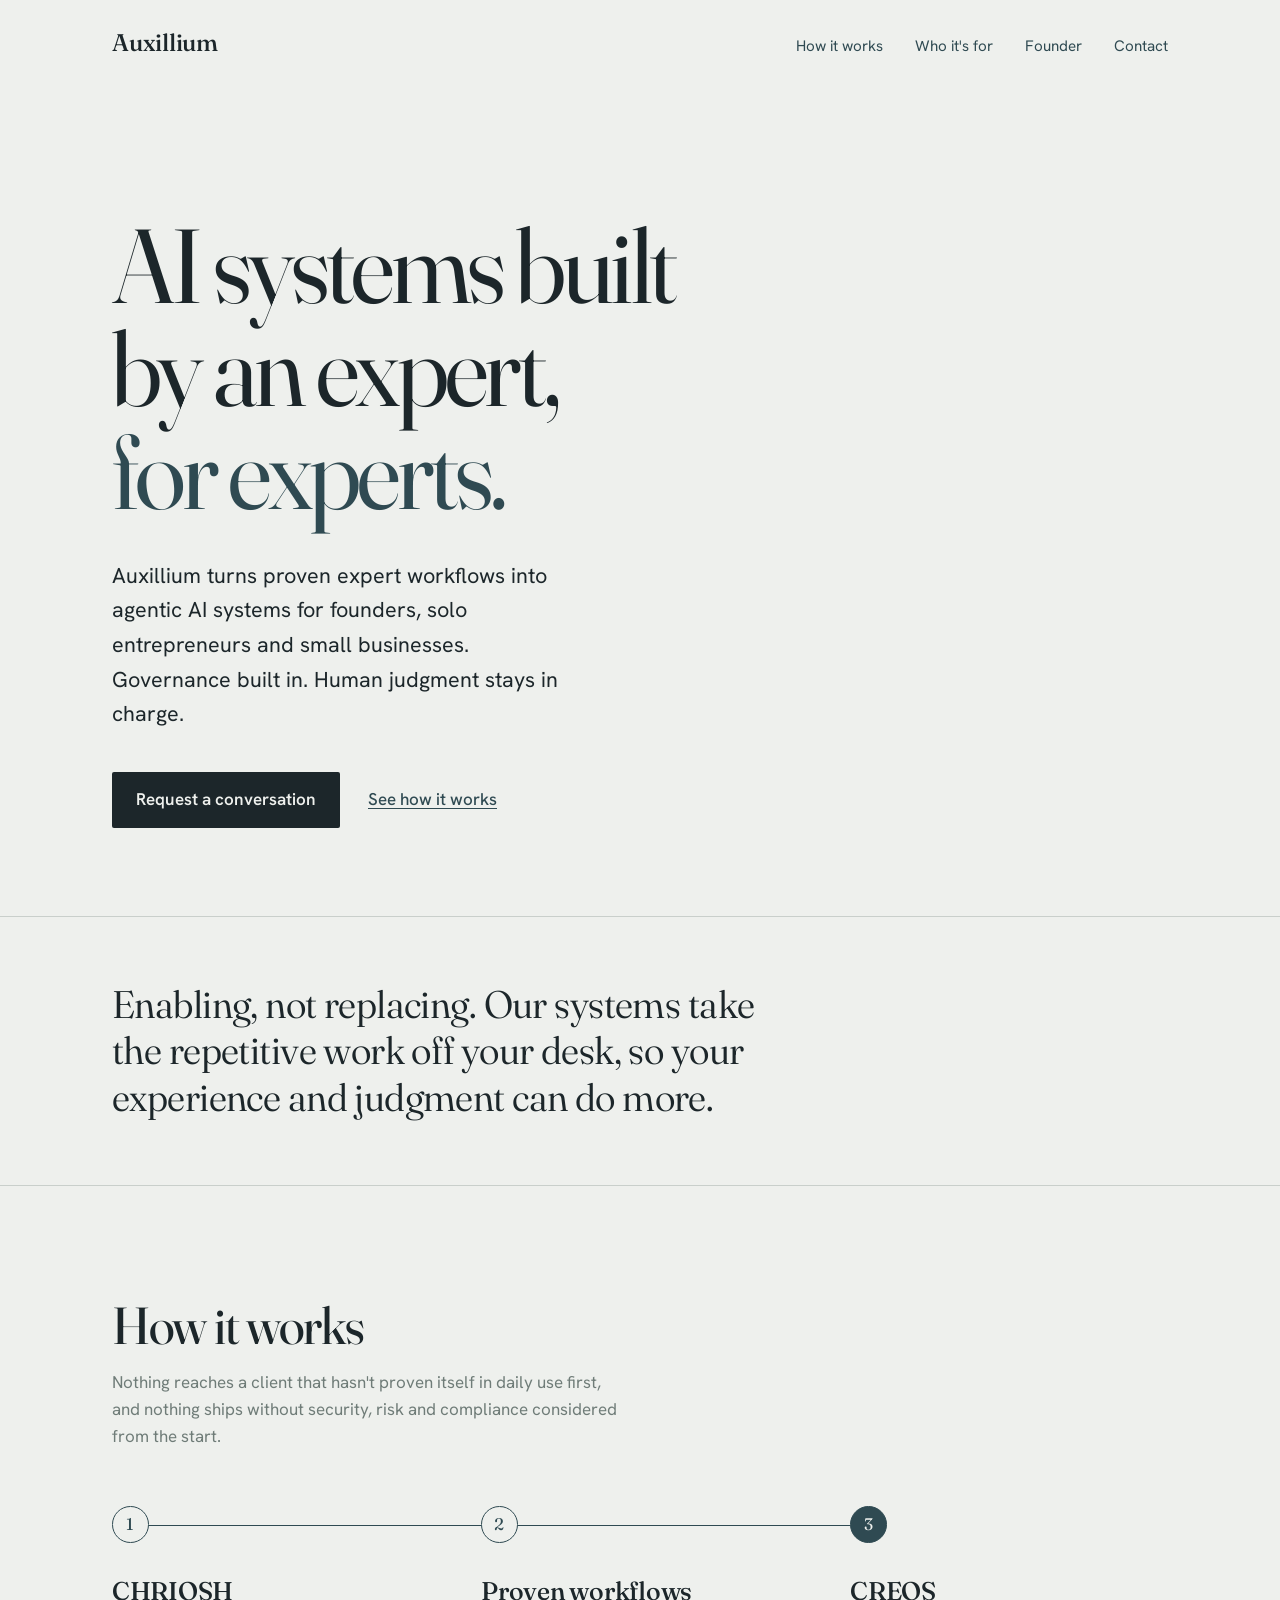
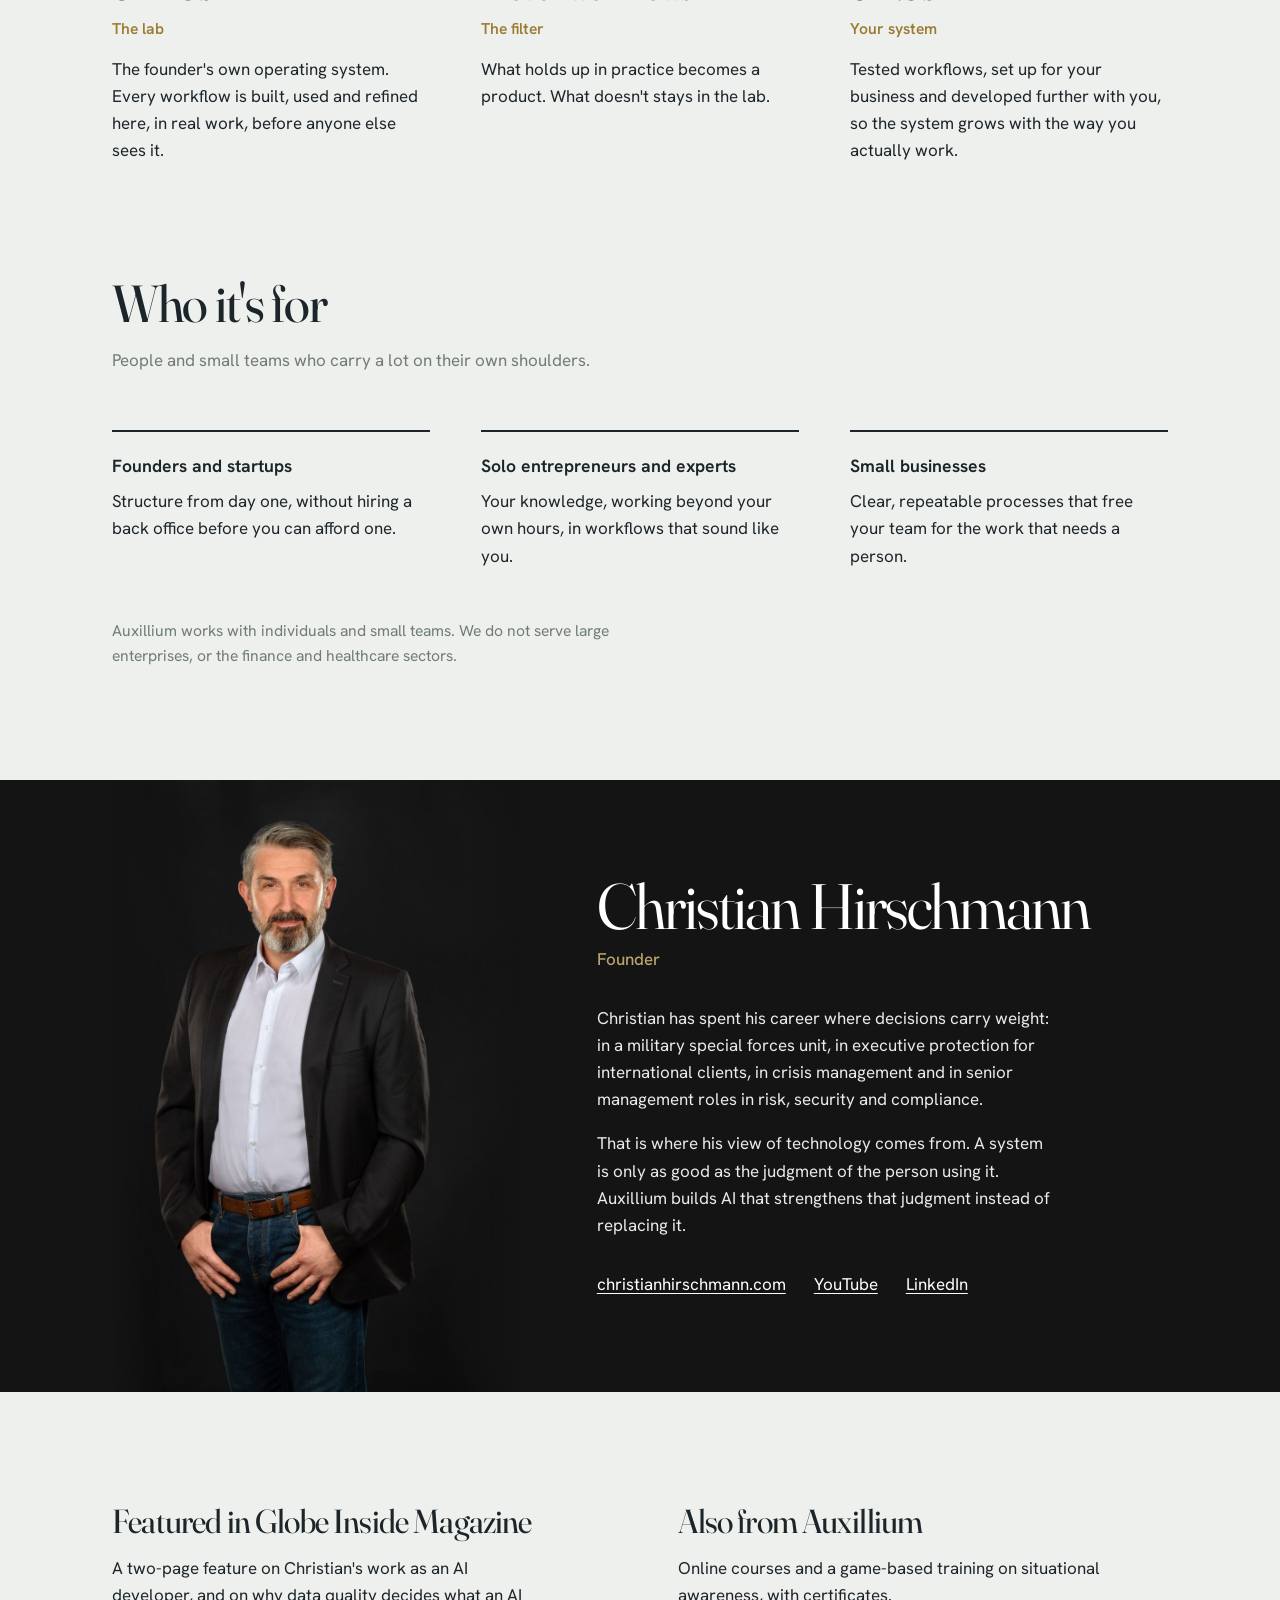
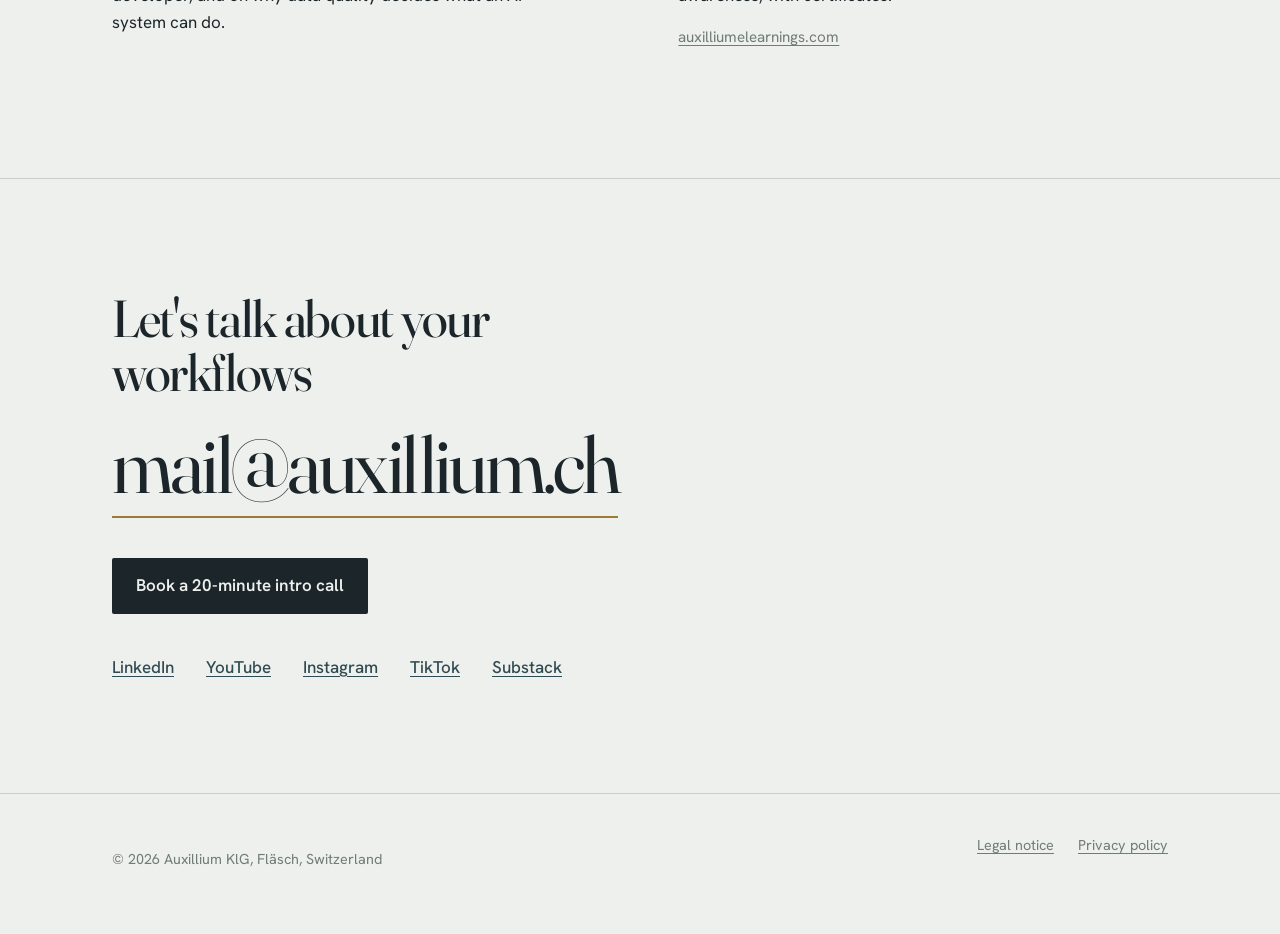
<file: index.html>
<!DOCTYPE html>
<html lang="en">
<head>
<meta charset="utf-8">
<meta name="viewport" content="width=device-width, initial-scale=1">
<title>Auxillium — AI systems built by an expert, for experts</title>
<meta name="description" content="Auxillium turns proven expert workflows into agentic AI systems for founders, solo entrepreneurs and small businesses. Governance built in. Human judgment stays in charge.">
<link rel="icon" href="favicon.svg" type="image/svg+xml">
<link rel="preload" href="fonts/fraunces.woff2" as="font" type="font/woff2" crossorigin>
<link rel="stylesheet" href="style.css">
<meta property="og:title" content="Auxillium — AI systems built by an expert, for experts">
<meta property="og:description" content="Proven expert workflows, turned into AI systems for founders, solo entrepreneurs and small businesses.">
<meta property="og:url" content="https://www.auxillium.ch/">
<meta property="og:type" content="website">
</head>
<body>
<a class="skip" href="#main">Skip to content</a>

<header class="site-header">
  <div class="wrap">
    <a class="wordmark" href="./">Auxillium</a>
    <nav class="site-nav" aria-label="Main">
      <ul>
        <li><a href="#how-it-works">How it works</a></li>
        <li><a href="#who-its-for">Who it's for</a></li>
        <li><a href="#founder">Founder</a></li>
        <li><a href="#contact">Contact</a></li>
      </ul>
    </nav>
  </div>
</header>

<main id="main">

  <section class="hero">
    <div class="wrap">
      <h1><span>AI systems built</span> <span>by an expert,</span> <span class="turn">for experts.</span></h1>
      <p class="lede">Auxillium turns proven expert workflows into agentic AI systems for founders, solo entrepreneurs and small businesses. Governance built in. Human judgment stays in charge.</p>
      <div class="actions">
        <a class="btn" href="https://calendly.com/christian_hirschmann/intro-call" target="_blank" rel="noopener">Request a conversation</a>
        <a class="text-link" href="#how-it-works">See how it works</a>
      </div>
    </div>
  </section>

  <div class="principle">
    <div class="wrap">
      <p>Enabling, not replacing. Our systems take the repetitive work off your desk, so your experience and judgment can do more.</p>
    </div>
  </div>

  <section class="block" id="how-it-works" aria-labelledby="h-how">
    <div class="wrap">
      <h2 id="h-how">How it works</h2>
      <p class="intro">Nothing reaches a client that hasn't proven itself in daily use first, and nothing ships without security, risk and compliance considered from the start.</p>
      <ol class="steps">
        <li>
          <h3>CHRIOSH</h3>
          <p class="role">The lab</p>
          <p>The founder's own operating system. Every workflow is built, used and refined here, in real work, before anyone else sees it.</p>
        </li>
        <li>
          <h3>Proven workflows</h3>
          <p class="role">The filter</p>
          <p>What holds up in practice becomes a product. What doesn't stays in the lab.</p>
        </li>
        <li>
          <h3>CREOS</h3>
          <p class="role">Your system</p>
          <p>Tested workflows, set up for your business and developed further with you, so the system grows with the way you actually work.</p>
        </li>
      </ol>
    </div>
  </section>

  <section class="block" id="who-its-for" aria-labelledby="h-who" style="padding-top:0">
    <div class="wrap">
      <h2 id="h-who">Who it's for</h2>
      <p class="intro">People and small teams who carry a lot on their own shoulders.</p>
      <dl class="audience">
        <div>
          <dt>Founders and startups</dt>
          <dd>Structure from day one, without hiring a back office before you can afford one.</dd>
        </div>
        <div>
          <dt>Solo entrepreneurs and experts</dt>
          <dd>Your knowledge, working beyond your own hours, in workflows that sound like you.</dd>
        </div>
        <div>
          <dt>Small businesses</dt>
          <dd>Clear, repeatable processes that free your team for the work that needs a person.</dd>
        </div>
      </dl>
      <p class="scope">Auxillium works with individuals and small teams. We do not serve large enterprises, or the finance and healthcare sectors.</p>
    </div>
  </section>

  <section class="founder" id="founder" aria-labelledby="h-founder">
    <div class="wrap">
      <figure>
        <img src="img/christian-hirschmann.jpg" width="900" height="1350" alt="Portrait of Christian Hirschmann, founder of Auxillium" loading="lazy">
      </figure>
      <div class="text">
        <h2 id="h-founder">Christian Hirschmann</h2>
        <p class="title">Founder</p>
        <p>Christian has spent his career where decisions carry weight: in a military special forces unit, in executive protection for international clients, in crisis management and in senior management roles in risk, security and compliance.</p>
        <p>That is where his view of technology comes from. A system is only as good as the judgment of the person using it. Auxillium builds AI that strengthens that judgment instead of replacing it.</p>
        <div class="links">
          <a href="https://www.christianhirschmann.com" rel="noopener">christianhirschmann.com</a>
          <a href="https://www.youtube.com/@christianhirschmannch" rel="noopener">YouTube</a>
          <a href="https://www.linkedin.com/in/hirschmann" rel="noopener">LinkedIn</a>
        </div>
      </div>
    </div>
  </section>

  <section class="block" aria-label="Featured and more from Auxillium">
    <div class="wrap notes">
      <div>
        <h2>Featured in Globe Inside Magazine</h2>
        <p>A two-page feature on Christian's work as an AI developer, and on why data quality decides what an AI system can do.</p>
      </div>
      <div>
        <h2>Also from Auxillium</h2>
        <p>Online courses and a game-based training on situational awareness, with certificates.</p>
        <p class="meta"><a href="https://auxilliumelearnings.com" rel="noopener">auxilliumelearnings.com</a></p>
      </div>
    </div>
  </section>

  <section class="block contact" id="contact" aria-labelledby="h-contact">
    <div class="wrap">
      <h2 id="h-contact">Let's talk about your workflows</h2>
      <a class="mail" href="mailto:mail@auxillium.ch">mail@auxillium.ch</a>
      <p class="book"><a class="btn" href="https://calendly.com/christian_hirschmann/intro-call" target="_blank" rel="noopener">Book a 20-minute intro call</a></p>
      <ul class="socials">
        <li><a href="https://www.linkedin.com/in/hirschmann" rel="noopener">LinkedIn</a></li>
        <li><a href="https://www.youtube.com/@christianhirschmannch" rel="noopener">YouTube</a></li>
        <li><a href="https://www.instagram.com/christianhirschmann.official" rel="noopener">Instagram</a></li>
        <li><a href="https://www.tiktok.com/@christianhman" rel="noopener">TikTok</a></li>
        <li><a href="https://substack.com/@chrisauxilli" rel="noopener">Substack</a></li>
      </ul>
    </div>
  </section>

</main>

<footer class="site-footer">
  <div class="wrap">
    <p>&copy; 2026 Auxillium KlG, Fläsch, Switzerland</p>
    <ul>
      <li><a href="legal-notice.html">Legal notice</a></li>
      <li><a href="privacy.html">Privacy policy</a></li>
    </ul>
  </div>
</footer>
</body>
</html>
</file>
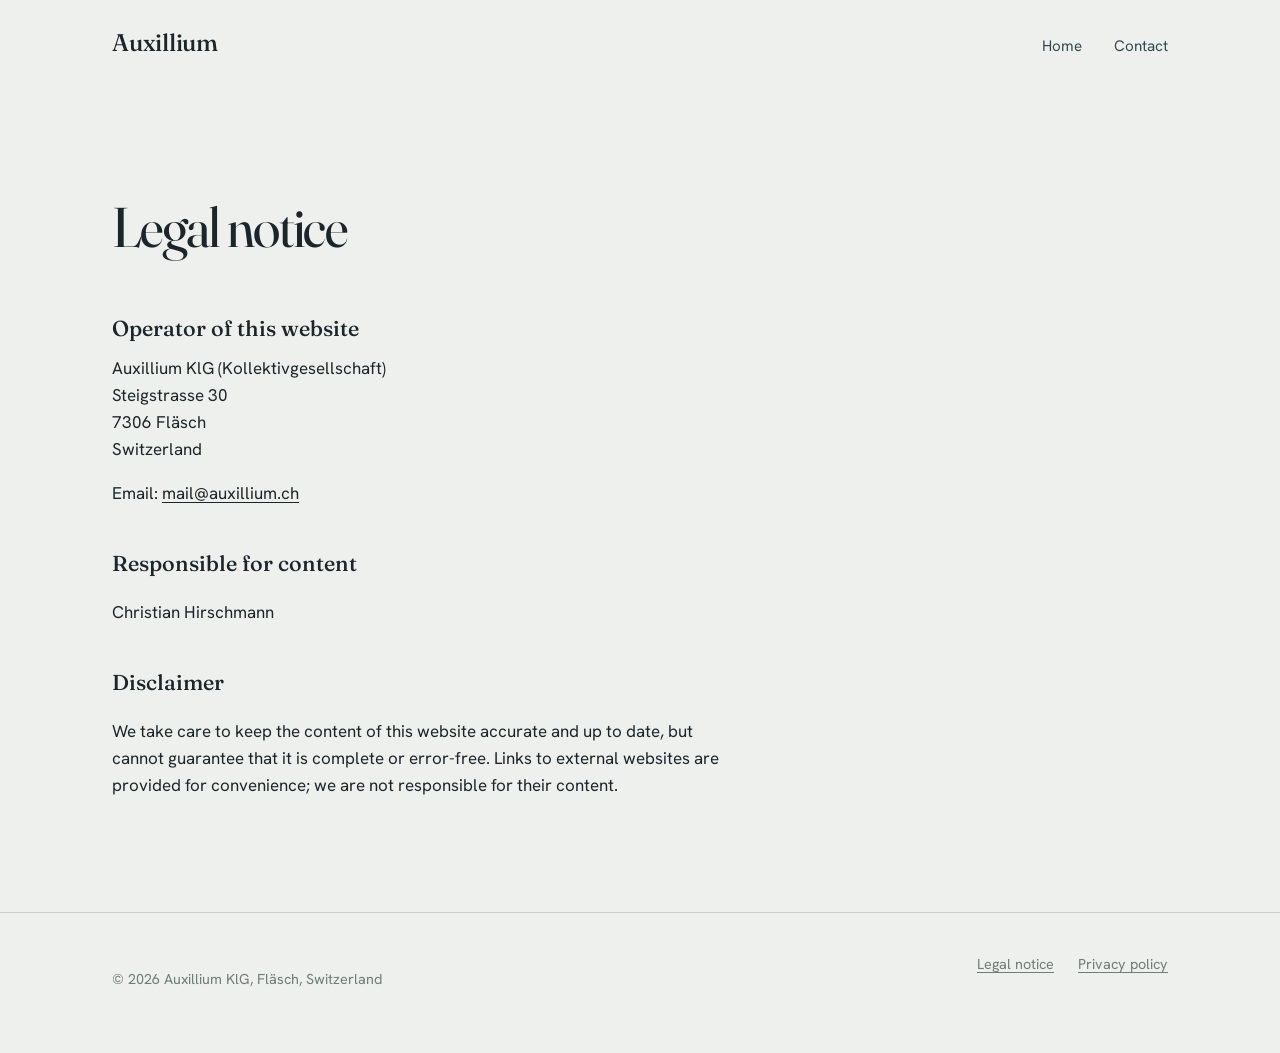
<file: legal-notice.html>
<!DOCTYPE html>
<html lang="en">
<head>
<meta charset="utf-8">
<meta name="viewport" content="width=device-width, initial-scale=1">
<title>Legal notice — Auxillium</title>
<meta name="robots" content="noindex">
<link rel="icon" href="favicon.svg" type="image/svg+xml">
<link rel="stylesheet" href="style.css">
</head>
<body>
<header class="site-header"><div class="wrap"><a class="wordmark" href="./">Auxillium</a>
<nav class="site-nav" aria-label="Main"><ul><li><a href="./">Home</a></li><li><a href="./#contact">Contact</a></li></ul></nav></div></header>
<main class="legal"><div class="wrap">
<h1>Legal notice</h1>
<h2>Operator of this website</h2>
<address>Auxillium KlG (Kollektivgesellschaft)<br>Steigstrasse 30<br>7306 Fläsch<br>Switzerland</address>
<p>Email: <a href="mailto:mail@auxillium.ch">mail@auxillium.ch</a></p>
<h2>Responsible for content</h2>
<p>Christian Hirschmann</p>
<h2>Disclaimer</h2>
<p>We take care to keep the content of this website accurate and up to date, but cannot guarantee that it is complete or error-free. Links to external websites are provided for convenience; we are not responsible for their content.</p>
</div></main>
<footer class="site-footer"><div class="wrap"><p>&copy; 2026 Auxillium KlG, Fläsch, Switzerland</p>
<ul><li><a href="legal-notice.html">Legal notice</a></li><li><a href="privacy.html">Privacy policy</a></li></ul></div></footer>
</body></html>
</file>
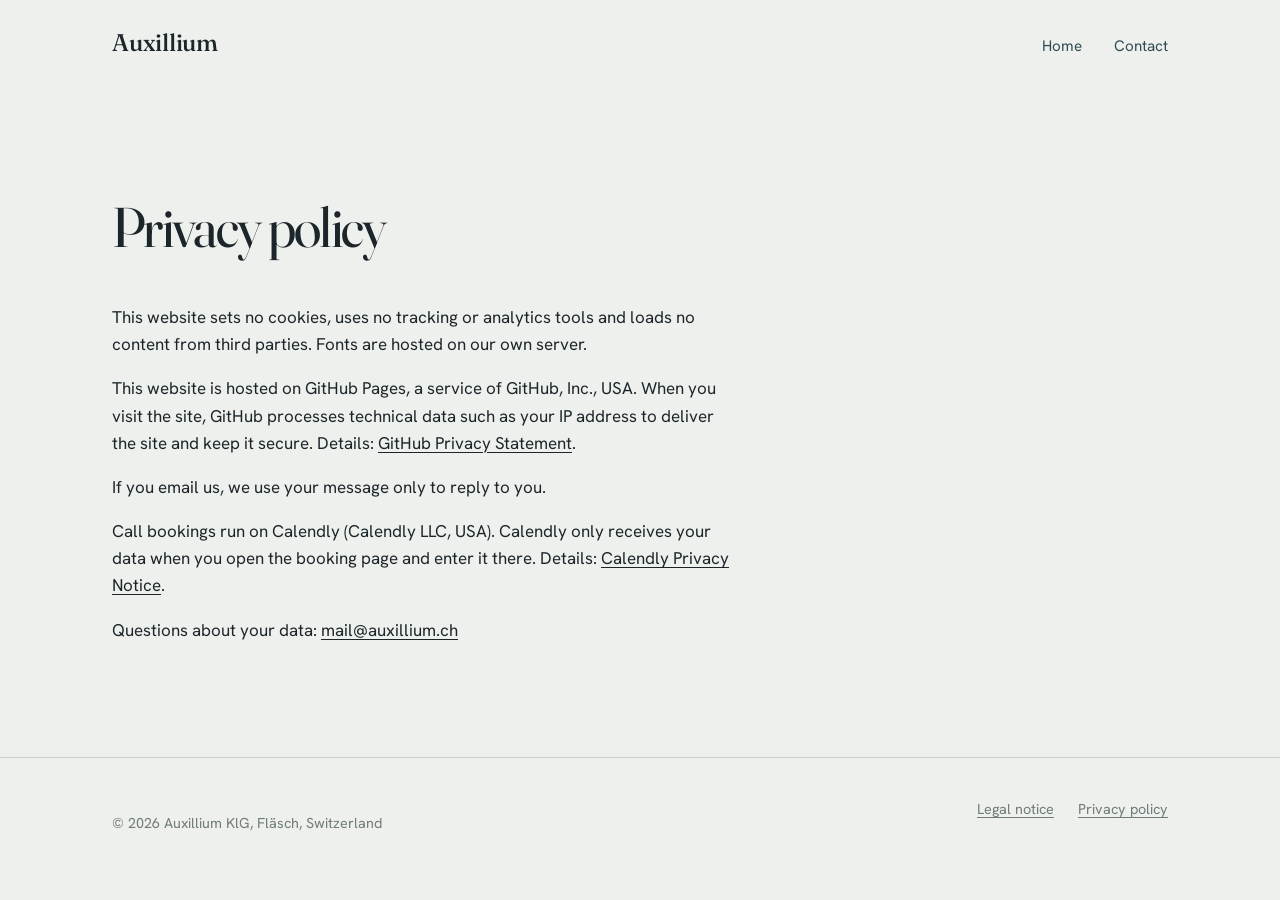
<file: privacy.html>
<!DOCTYPE html>
<html lang="en">
<head>
<meta charset="utf-8">
<meta name="viewport" content="width=device-width, initial-scale=1">
<title>Privacy policy — Auxillium</title>
<meta name="robots" content="noindex">
<link rel="icon" href="favicon.svg" type="image/svg+xml">
<link rel="stylesheet" href="style.css">
</head>
<body>
<header class="site-header"><div class="wrap"><a class="wordmark" href="./">Auxillium</a>
<nav class="site-nav" aria-label="Main"><ul><li><a href="./">Home</a></li><li><a href="./#contact">Contact</a></li></ul></nav></div></header>
<main class="legal"><div class="wrap">
<h1>Privacy policy</h1>
<!-- ============================================================
     PRIVACYBEE: Paste the embed code or text of the Auxillium
     privacy policy from app.privacybee.io here and remove the
     interim note below.
     ============================================================ -->
<div id="privacybee-policy">
<p>This website sets no cookies, uses no tracking or analytics tools and loads no content from third parties. Fonts are hosted on our own server.</p>
<p>This website is hosted on GitHub Pages, a service of GitHub, Inc., USA. When you visit the site, GitHub processes technical data such as your IP address to deliver the site and keep it secure. Details: <a href="https://docs.github.com/en/site-policy/privacy-policies/github-general-privacy-statement" rel="noopener">GitHub Privacy Statement</a>.</p>
<p>If you email us, we use your message only to reply to you.</p>
<p>Call bookings run on Calendly (Calendly LLC, USA). Calendly only receives your data when you open the booking page and enter it there. Details: <a href="https://calendly.com/legal/privacy-notice" rel="noopener">Calendly Privacy Notice</a>.</p>
<p>Questions about your data: <a href="mailto:mail@auxillium.ch">mail@auxillium.ch</a></p>
</div>
</div></main>
<footer class="site-footer"><div class="wrap"><p>&copy; 2026 Auxillium KlG, Fläsch, Switzerland</p>
<ul><li><a href="legal-notice.html">Legal notice</a></li><li><a href="privacy.html">Privacy policy</a></li></ul></div></footer>
</body></html>
</file>
<file: style.css>
/* Auxillium — auxillium.ch
   Fonts are self-hosted: no requests to third parties. */
@font-face {
  font-family: "Fraunces";
  src: url("fonts/fraunces.woff2") format("woff2");
  font-weight: 100 900;
  font-display: swap;
}
@font-face {
  font-family: "Hanken Grotesk";
  src: url("fonts/hanken.woff2") format("woff2");
  font-weight: 100 900;
  font-display: swap;
}

:root {
  --paper: #eef0ed;      /* cool limestone */
  --ink: #1c262a;        /* deep petrol ink */
  --petrol: #2f4a52;     /* Rhine slate */
  --stone: #6f7c78;      /* muted text */
  --line: #c9cfcb;       /* rules */
  --brass: #9c7c33;      /* single accent */
  --black: #141414;      /* sampled from the portrait backdrop */

  --serif: "Fraunces", Georgia, "Times New Roman", serif;
  --sans: "Hanken Grotesk", system-ui, -apple-system, "Segoe UI", sans-serif;

  --wrap: 72rem;
  --gutter: clamp(1.25rem, 4vw, 3rem);
}

*, *::before, *::after { box-sizing: border-box; }
html { -webkit-text-size-adjust: 100%; scroll-behavior: smooth; }
@media (prefers-reduced-motion: reduce) { html { scroll-behavior: auto; } }

body {
  margin: 0;
  background: var(--paper);
  color: var(--ink);
  font-family: var(--sans);
  font-size: 1.0625rem;
  line-height: 1.6;
  font-feature-settings: "kern", "liga";
}

img { max-width: 100%; display: block; }
a { color: inherit; text-decoration-thickness: 1px; text-underline-offset: .2em; }
a:hover { color: var(--brass); }
:focus-visible { outline: 2px solid var(--brass); outline-offset: 3px; border-radius: 2px; }

.wrap { max-width: var(--wrap); margin: 0 auto; padding: 0 var(--gutter); }
.skip { position: absolute; left: -999px; }
.skip:focus { left: 1rem; top: 1rem; background: var(--ink); color: var(--paper); padding: .5rem .75rem; z-index: 10; }

/* Header */
.site-header { padding: 1.5rem 0; }
.site-header .wrap { display: flex; align-items: baseline; justify-content: space-between; gap: 1.5rem; flex-wrap: wrap; }
.wordmark {
  font-family: var(--serif);
  font-size: 1.5rem;
  font-weight: 500;
  font-variation-settings: "opsz" 48;
  letter-spacing: -.01em;
  text-decoration: none;
}
.site-nav ul { list-style: none; margin: 0; padding: 0; display: flex; gap: clamp(1rem, 2.5vw, 2rem); flex-wrap: wrap; }
.site-nav a { text-decoration: none; font-size: .95rem; color: var(--petrol); }
.site-nav a:hover { color: var(--brass); }

/* Hero */
.hero { padding: clamp(3rem, 10vw, 8rem) 0 clamp(3rem, 7vw, 5.5rem); }
.hero h1 {
  font-family: var(--serif);
  font-weight: 380;
  font-variation-settings: "opsz" 144;
  font-size: clamp(2.75rem, 8.2vw, 7rem);
  line-height: .98;
  letter-spacing: -.035em;
  margin: 0 0 2.25rem;
}
.hero h1 span { display: block; }
.hero h1 .turn { color: var(--petrol); }
.lede { font-size: clamp(1.15rem, 1.8vw, 1.35rem); max-width: 40ch; margin: 0 0 2.5rem; color: var(--ink); }
.actions { display: flex; gap: 1rem 1.75rem; flex-wrap: wrap; align-items: center; }
.btn {
  display: inline-block;
  background: var(--ink);
  color: var(--paper);
  padding: .9rem 1.5rem;
  text-decoration: none;
  font-weight: 600;
  border-radius: 2px;
}
.btn:hover { background: var(--petrol); color: var(--paper); }
.text-link { color: var(--petrol); font-weight: 500; }

/* Principle */
.principle { border-top: 1px solid var(--line); border-bottom: 1px solid var(--line); padding: clamp(2.5rem, 6vw, 4rem) 0; }
.principle p {
  font-family: var(--serif);
  font-variation-settings: "opsz" 72;
  font-weight: 350;
  font-size: clamp(1.5rem, 3.2vw, 2.4rem);
  line-height: 1.22;
  letter-spacing: -.015em;
  max-width: 30ch;
  margin: 0;
}

/* Sections */
section { scroll-margin-top: 1rem; }
.block { padding: clamp(4rem, 9vw, 7rem) 0; }
.block h2 {
  font-family: var(--serif);
  font-variation-settings: "opsz" 96;
  font-weight: 420;
  font-size: clamp(2rem, 4.2vw, 3.25rem);
  line-height: 1.05;
  letter-spacing: -.025em;
  margin: 0 0 1rem;
  max-width: 18ch;
}
.block .intro { max-width: 52ch; color: var(--stone); margin: 0 0 3.5rem; }

/* How it works: a real sequence */
.steps { list-style: none; margin: 0; padding: 0; display: grid; grid-template-columns: repeat(3, 1fr); gap: 0 var(--gap); counter-reset: step; position: relative; }
.steps { --gap: clamp(1.5rem, 4vw, 3.5rem); }
.steps li:not(:last-child)::after {
  content: ""; position: absolute; top: 1.15rem; left: 2.3rem; right: calc(-1 * var(--gap));
  height: 1px; background: var(--petrol);
}
.steps li { counter-increment: step; position: relative; }
.steps li::before {
  content: counter(step);
  display: grid; place-items: center;
  width: 2.3rem; height: 2.3rem;
  border: 1px solid var(--petrol);
  border-radius: 50%;
  background: var(--paper);
  font-family: var(--serif);
  font-size: 1.05rem;
  color: var(--petrol);
  margin-bottom: 1.75rem;
  position: relative;
}
.steps li:last-child::before { background: var(--petrol); color: var(--paper); }
.steps h3 {
  font-family: var(--serif);
  font-variation-settings: "opsz" 48;
  font-weight: 500;
  font-size: 1.6rem;
  letter-spacing: -.01em;
  margin: 0 0 .25rem;
}
.steps .role { color: var(--brass); font-weight: 600; margin: 0 0 .9rem; font-size: .98rem; }
.steps p { margin: 0; max-width: 34ch; }

/* Audience */
.audience { display: grid; grid-template-columns: repeat(3, 1fr); gap: 2.5rem clamp(1.5rem, 4vw, 3.5rem); margin: 0; }
.audience dt { font-weight: 650; font-size: 1.1rem; margin-bottom: .5rem; padding-top: 1.25rem; border-top: 2px solid var(--ink); }
.audience dd { margin: 0; color: var(--ink); max-width: 34ch; }
.scope { margin: 3rem 0 0; color: var(--stone); max-width: 60ch; font-size: .98rem; }

/* Founder band */
.founder { background: var(--black); color: #e8ebe8; }
.founder .wrap { display: grid; grid-template-columns: minmax(0, 5fr) minmax(0, 7fr); gap: clamp(2rem, 6vw, 5rem); align-items: center; }
.founder figure { margin: 0; align-self: end; }
.founder img { width: 100%; height: auto; -webkit-mask-image: linear-gradient(to right, transparent 0, #000 12%, #000 88%, transparent 100%); mask-image: linear-gradient(to right, transparent 0, #000 12%, #000 88%, transparent 100%); }
.founder .text { padding: clamp(3rem, 7vw, 6rem) 0; }
.founder h2 {
  font-family: var(--serif);
  font-variation-settings: "opsz" 120;
  font-weight: 360;
  font-size: clamp(2.25rem, 5vw, 4rem);
  line-height: 1;
  letter-spacing: -.03em;
  margin: 0 0 .5rem;
  color: #fff;
}
.founder .title { color: #b9a46d; margin: 0 0 2rem; font-weight: 500; }
.founder p { max-width: 46ch; }
.founder a { color: #fff; }
.founder a:hover { color: #d4bd7f; }
.founder .links { display: flex; gap: .75rem 1.75rem; flex-wrap: wrap; margin-top: 2rem; }

/* Two-column notes */
.notes { display: grid; grid-template-columns: 1fr 1fr; gap: clamp(2.5rem, 6vw, 5rem); }
.notes h2 { font-size: clamp(1.6rem, 2.6vw, 2.1rem); max-width: none; }
.notes p { max-width: 44ch; margin: 0 0 1rem; }
.notes .meta { color: var(--stone); font-size: .95rem; }

/* Contact */
.contact { border-top: 1px solid var(--line); }
.contact .mail {
  font-family: var(--serif);
  font-variation-settings: "opsz" 144;
  font-weight: 380;
  font-size: clamp(2rem, 6.5vw, 5rem);
  letter-spacing: -.035em;
  line-height: 1;
  text-decoration: none;
  display: inline-block;
  margin: .5rem 0 2.5rem;
  border-bottom: 2px solid var(--brass);
  padding-bottom: .15em;
  word-break: break-word;
}
.contact .book { margin: 0 0 2.5rem; }
.socials { list-style: none; margin: 0; padding: 0; display: flex; gap: .75rem 2rem; flex-wrap: wrap; }
.socials a { color: var(--petrol); font-weight: 500; }

/* Footer */
.site-footer { padding: 2.5rem 0 3rem; font-size: .9rem; color: var(--stone); border-top: 1px solid var(--line); }
.site-footer .wrap { display: flex; justify-content: space-between; gap: 1rem 2rem; flex-wrap: wrap; }
.site-footer ul { list-style: none; margin: 0; padding: 0; display: flex; gap: 1.5rem; }

/* Legal pages */
.legal { padding: clamp(3rem, 8vw, 6rem) 0; }
.legal h1 { font-family: var(--serif); font-variation-settings: "opsz" 120; font-weight: 400; font-size: clamp(2.25rem, 5vw, 3.5rem); letter-spacing: -.03em; margin: 0 0 2rem; }
.legal h2 { font-family: var(--serif); font-weight: 500; font-size: 1.35rem; margin: 2.5rem 0 .5rem; }
.legal p, .legal address { max-width: 62ch; font-style: normal; }

/* Responsive */
@media (max-width: 52rem) {
  .steps, .audience, .notes { grid-template-columns: 1fr; }
  .steps { gap: 2.75rem; }
  .steps li:not(:last-child)::after { top: 2.3rem; bottom: -2.75rem; left: 1.15rem; right: auto; width: 1px; height: auto; }
  .steps li { padding-left: 3.75rem; }
  .steps li::before { position: absolute; left: 0; top: 0; margin: 0; }
  .founder .wrap { grid-template-columns: 1fr; }
  .founder figure { max-width: 24rem; order: 2; justify-self: center; }
  .founder .text { padding-bottom: 0; }
}
</file>
